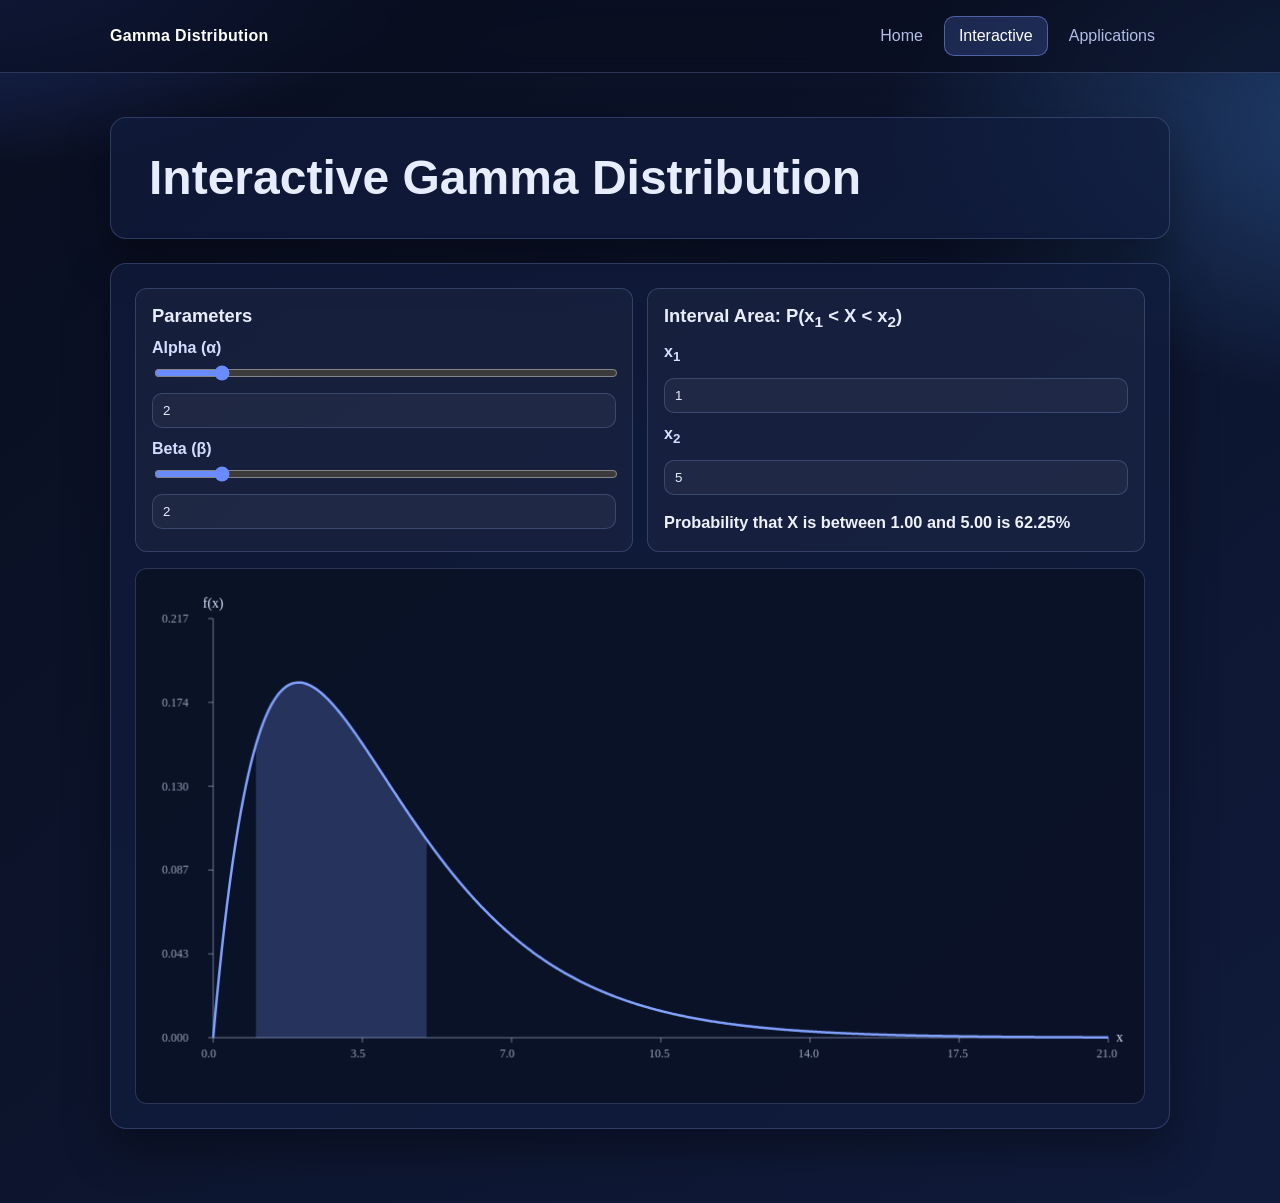
<file: interactive.html>
<!doctype html>
<html lang="en">
<head>
  <meta charset="UTF-8">
  <meta name="viewport" content="width=device-width, initial-scale=1.0">
  <title>Gamma Distribution | Interactive</title>
  <link rel="stylesheet" href="styles.css">
</head>
<body data-page>
  <header class="topbar">
    <nav class="nav container">
      <a class="brand" href="index.html">Gamma Distribution</a>
      <div class="nav-links">
        <a class="nav-link" href="index.html">Home</a>
        <a class="nav-link active" href="interactive.html">Interactive</a>
        <a class="nav-link" href="application.html">Applications</a>
      </div>
    </nav>
  </header>

  <main class="container">
    <section class="hero card">
      <h1>Interactive Gamma Distribution</h1>
    </section>

    <section class="card content-card">
      <div class="control-grid">
        <article class="soft-panel">
          <h2>Parameters</h2>
          <label for="alphaRange">Alpha (&alpha;)</label>
          <input id="alphaRange" type="range" min="0" max="15" step="0.1" value="2">
          <input id="alphaInput" type="number" min="0" step="0.1" value="2">

          <label for="betaRange">Beta (&beta;)</label>
          <input id="betaRange" type="range" min="0" max="15" step="0.1" value="2">
          <input id="betaInput" type="number" min="0" step="0.1" value="2">

        </article>

        <article class="soft-panel">
          <h2>Interval Area: P(x<sub>1</sub> &lt; X &lt; x<sub>2</sub>)</h2>
          <label for="xMin">x<sub>1</sub></label>
          <input id="xMin" type="number" min="0" step="0.1" value="1">

          <label for="xMax">x<sub>2</sub></label>
          <input id="xMax" type="number" min="0" step="0.1" value="5">

          <p id="areaResult" class="metric">Area: -</p>
        </article>
      </div>

      <div class="plot-wrap">
        <canvas id="gammaCanvas" width="1000" height="520" aria-label="Gamma distribution plot"></canvas>
      </div>
    </section>
  </main>

  <script src="script.js"></script>
  <script src="gamma.js"></script>
</body>
</html>
</file>
<file: styles.css>
:root {
  --bg-1: #090e1f;
  --bg-2: #101b3b;
  --card: rgba(17, 28, 61, 0.72);
  --text: #e8ecff;
  --muted: #b3bee6;
  --primary: #6a8bff;
  --primary-strong: #5276ff;
  --border: rgba(161, 180, 255, 0.22);
  --shadow: 0 20px 45px rgba(0, 0, 0, 0.35);
}

* {
  box-sizing: border-box;
}

html,
body {
  margin: 0;
  min-height: 100%;
}

body {
  font-family: "Inter", "Segoe UI", "Helvetica Neue", Arial, sans-serif;
  color: var(--text);
  background:
    radial-gradient(1000px 500px at -10% -10%, #263b86 0%, transparent 60%),
    radial-gradient(900px 480px at 110% 10%, #21406f 0%, transparent 58%),
    linear-gradient(140deg, var(--bg-1), var(--bg-2));
  opacity: 1;
  transition: opacity 320ms ease;
}

body.page-enter {
  opacity: 0;
}

body.page-leave {
  opacity: 0;
}

.container {
  width: min(1060px, 92vw);
  margin: 0 auto;
}

.topbar {
  position: sticky;
  top: 0;
  z-index: 10;
  backdrop-filter: blur(10px);
  background: rgba(9, 14, 31, 0.62);
  border-bottom: 1px solid var(--border);
}

.nav {
  min-height: 72px;
  display: flex;
  align-items: center;
  justify-content: space-between;
  gap: 16px;
}

.brand {
  color: #fff;
  font-weight: 700;
  text-decoration: none;
  letter-spacing: 0.02em;
}

.nav-links {
  display: flex;
  gap: 6px;
}

.nav-link {
  color: var(--muted);
  text-decoration: none;
  padding: 10px 14px;
  border-radius: 10px;
  border: 1px solid transparent;
  transition: all 180ms ease;
}

.nav-link:hover {
  color: var(--text);
  border-color: var(--border);
  background: rgba(255, 255, 255, 0.04);
}

.nav-link.active {
  color: #fff;
  border-color: rgba(130, 154, 255, 0.5);
  background: rgba(106, 139, 255, 0.2);
}

main {
  padding: 44px 0 56px;
}

.hero {
  padding: 34px clamp(20px, 4.5vw, 38px);
  margin-bottom: 24px;
}

h1 {
  margin: 0;
  font-size: clamp(2rem, 4vw, 3rem);
  line-height: 1.08;
}

.lead {
  margin: 14px 0 0;
  color: var(--muted);
  max-width: 62ch;
  line-height: 1.6;
}

.card {
  background: var(--card);
  border: 1px solid var(--border);
  border-radius: 16px;
  box-shadow: var(--shadow);
}

.content-card {
  padding: 24px;
  margin-bottom: 18px;
}

.derivation-wrap {
  margin-top: 18px;
}

h2 {
  margin: 0 0 10px;
  font-size: 1.15rem;
}

h3 {
  margin: 0 0 10px;
  font-size: 1rem;
}

p {
  margin: 0;
  color: var(--muted);
  line-height: 1.6;
}

.equation {
  margin: 0 0 16px;
  color: #d6e0ff;
  line-height: 1.8;
}

.equation.compact {
  margin: 0;
  font-size: 1.05rem;
}

.two-col,
.stat-grid,
.control-grid,
.derivation-grid {
  display: grid;
  gap: 14px;
}

.two-col,
.stat-grid,
.derivation-grid {
  grid-template-columns: repeat(2, minmax(0, 1fr));
}

.control-grid {
  grid-template-columns: 1fr 1fr;
  margin-bottom: 16px;
}

.soft-panel {
  background: rgba(255, 255, 255, 0.03);
  border: 1px solid var(--border);
  border-radius: 12px;
  padding: 16px;
}

.soft-panel p + p {
  margin-top: 8px;
}

.example-grid {
  display: grid;
  gap: 14px;
  grid-template-columns: repeat(3, minmax(0, 1fr));
}

.example-card {
  display: grid;
  gap: 10px;
  align-content: start;
}

.dataset-link a {
  color: #b8c8ff;
  text-decoration: none;
  border-bottom: 1px dotted rgba(184, 200, 255, 0.7);
}

.dataset-link a:hover {
  color: #e6edff;
  border-bottom-color: rgba(230, 237, 255, 0.95);
}

.transform-item summary {
  list-style: none;
  display: flex;
  align-items: baseline;
  justify-content: space-between;
  gap: 12px;
  cursor: pointer;
}

.transform-item summary::-webkit-details-marker {
  display: none;
}

.transform-title {
  font-weight: 700;
  color: #edf2ff;
}

.transform-result {
  color: #c8d4ff;
  font-size: 0.95rem;
}

.transform-body {
  margin-top: 12px;
}

.math-stack {
  display: grid;
  gap: 8px;
}

.math-step {
  margin: 0;
  padding: 8px 10px;
  border-radius: 10px;
  background: rgba(255, 255, 255, 0.02);
  border: 1px solid rgba(161, 180, 255, 0.15);
}

.math-final {
  border-color: rgba(130, 154, 255, 0.45);
  background: rgba(106, 139, 255, 0.12);
}

label {
  display: block;
  margin: 12px 0 6px;
  color: #d6ddff;
  font-weight: 600;
}

input[type="range"],
input[type="number"] {
  width: 100%;
}

input[type="range"] {
  accent-color: var(--primary);
}

input[type="number"] {
  margin-top: 8px;
  background: rgba(255, 255, 255, 0.04);
  color: var(--text);
  border: 1px solid var(--border);
  border-radius: 10px;
  padding: 9px 10px;
}

.hint {
  margin-top: 12px;
  font-size: 0.9rem;
}

.metric {
  margin-top: 14px;
  font-size: 1.02rem;
  color: #eef2ff;
  font-weight: 600;
}

.metric.muted {
  color: #cad5ff;
  font-weight: 500;
}

.plot-wrap {
  background: rgba(10, 16, 34, 0.75);
  border: 1px solid var(--border);
  border-radius: 12px;
  padding: 10px;
}

#gammaCanvas {
  width: 100%;
  height: auto;
  display: block;
}

@media (max-width: 900px) {
  .two-col,
  .stat-grid,
  .control-grid,
  .derivation-grid,
  .example-grid {
    grid-template-columns: 1fr;
  }

  .nav {
    flex-direction: column;
    align-items: flex-start;
    justify-content: center;
    padding: 14px 0;
  }
}
</file>
